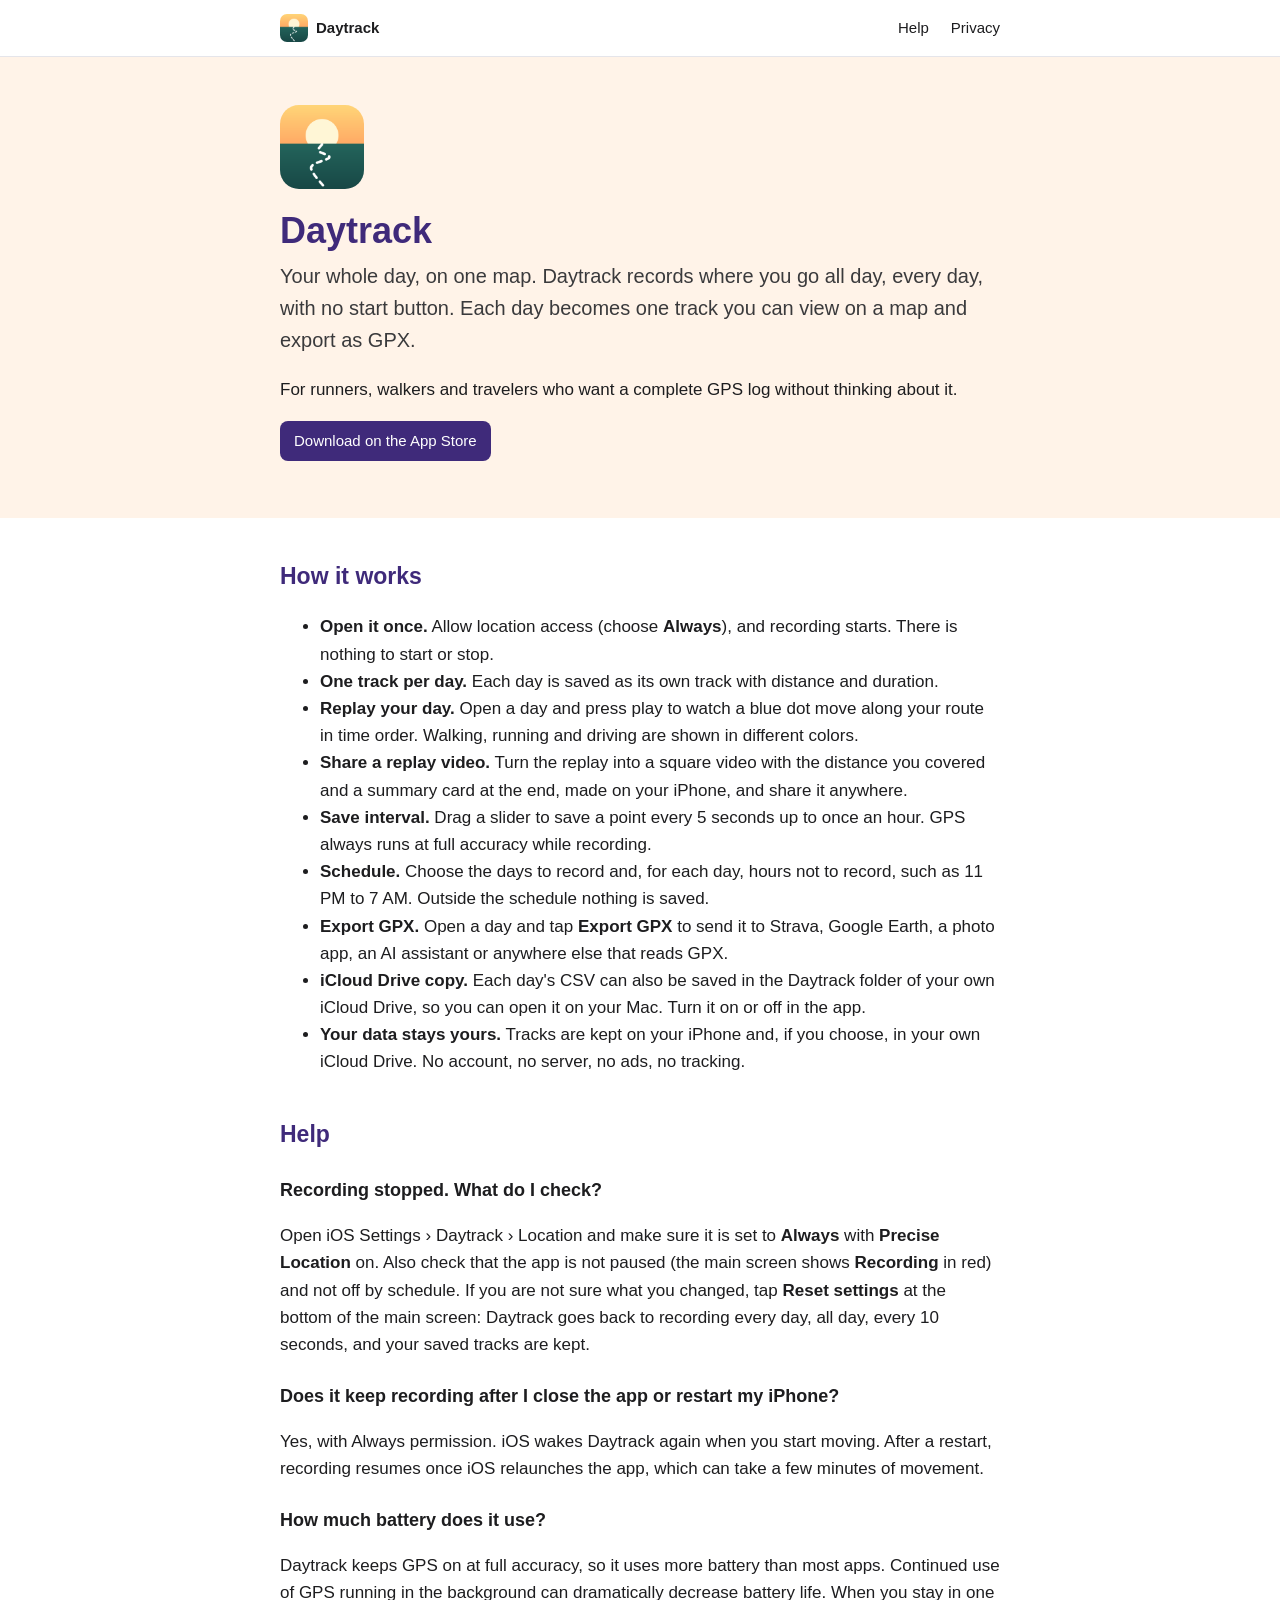
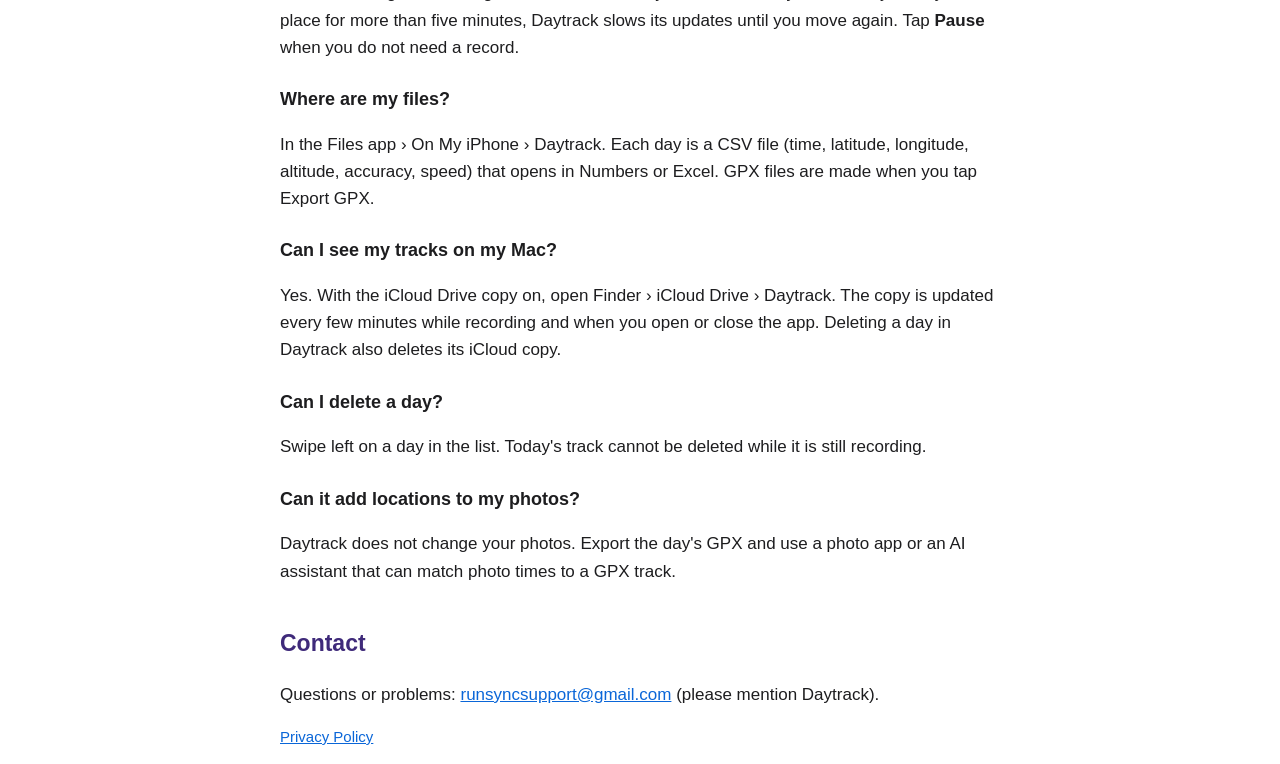
<file: index.html>
<!doctype html><html lang="en"><head><meta charset="utf-8"><meta name="viewport" content="width=device-width,initial-scale=1">
<title>Daytrack: All-Day GPS Log</title><meta name="description" content="Daytrack records where you go all day, every day, and exports each day as a GPX file.">
<link rel="icon" href="img/icon-168.png"><link rel="stylesheet" href="style.css?v=20261124a"></head><body>
<nav><div class="wrap"><a class="brand" href="./"><img src="img/icon-168.png" alt="">Daytrack</a><a href="./#help">Help</a><a href="privacy.html">Privacy</a></div></nav>
<div class="hero"><div class="wrap">
<img class="icon" src="icon.png" alt="Daytrack icon">
<h1>Daytrack</h1>
<p class="lead">Your whole day, on one map. Daytrack records where you go all day, every day, with no start button. Each day becomes one track you can view on a map and export as GPX.</p>
<p>For runners, walkers and travelers who want a complete GPS log without thinking about it.</p>
<p><a class="status" href="https://apps.apple.com/us/app/daytrack-all-day-gps-log/id6838877956" target="_blank" rel="noopener" style="text-decoration:none">Download on the App Store</a></p>
</div></div>
<main class="wrap">
<h2>How it works</h2>
<ul>
<li><b>Open it once.</b> Allow location access (choose <b>Always</b>), and recording starts. There is nothing to start or stop.</li>
<li><b>One track per day.</b> Each day is saved as its own track with distance and duration.</li>
<li><b>Replay your day.</b> Open a day and press play to watch a blue dot move along your route in time order. Walking, running and driving are shown in different colors.</li>
<li><b>Share a replay video.</b> Turn the replay into a square video with the distance you covered and a summary card at the end, made on your iPhone, and share it anywhere.</li>
<li><b>Save interval.</b> Drag a slider to save a point every 5 seconds up to once an hour. GPS always runs at full accuracy while recording.</li>
<li><b>Schedule.</b> Choose the days to record and, for each day, hours not to record, such as 11 PM to 7 AM. Outside the schedule nothing is saved.</li>
<li><b>Export GPX.</b> Open a day and tap <b>Export GPX</b> to send it to Strava, Google Earth, a photo app, an AI assistant or anywhere else that reads GPX.</li>
<li><b>iCloud Drive copy.</b> Each day's CSV can also be saved in the Daytrack folder of your own iCloud Drive, so you can open it on your Mac. Turn it on or off in the app.</li>
<li><b>Your data stays yours.</b> Tracks are kept on your iPhone and, if you choose, in your own iCloud Drive. No account, no server, no ads, no tracking.</li>
</ul>

<h2 id="help">Help</h2>
<h3>Recording stopped. What do I check?</h3>
<p>Open iOS Settings › Daytrack › Location and make sure it is set to <b>Always</b> with <b>Precise Location</b> on. Also check that the app is not paused (the main screen shows <b>Recording</b> in red) and not off by schedule. If you are not sure what you changed, tap <b>Reset settings</b> at the bottom of the main screen: Daytrack goes back to recording every day, all day, every 10 seconds, and your saved tracks are kept.</p>
<h3>Does it keep recording after I close the app or restart my iPhone?</h3>
<p>Yes, with Always permission. iOS wakes Daytrack again when you start moving. After a restart, recording resumes once iOS relaunches the app, which can take a few minutes of movement.</p>
<h3>How much battery does it use?</h3>
<p>Daytrack keeps GPS on at full accuracy, so it uses more battery than most apps. Continued use of GPS running in the background can dramatically decrease battery life. When you stay in one place for more than five minutes, Daytrack slows its updates until you move again. Tap <b>Pause</b> when you do not need a record.</p>
<h3>Where are my files?</h3>
<p>In the Files app › On My iPhone › Daytrack. Each day is a CSV file (time, latitude, longitude, altitude, accuracy, speed) that opens in Numbers or Excel. GPX files are made when you tap Export GPX.</p>
<h3>Can I see my tracks on my Mac?</h3>
<p>Yes. With the iCloud Drive copy on, open Finder › iCloud Drive › Daytrack. The copy is updated every few minutes while recording and when you open or close the app. Deleting a day in Daytrack also deletes its iCloud copy.</p>
<h3>Can I delete a day?</h3>
<p>Swipe left on a day in the list. Today's track cannot be deleted while it is still recording.</p>
<h3>Can it add locations to my photos?</h3>
<p>Daytrack does not change your photos. Export the day's GPX and use a photo app or an AI assistant that can match photo times to a GPX track.</p>

<h2>Contact</h2>
<p>Questions or problems: <a href="mailto:runsyncsupport@gmail.com?subject=Daytrack">runsyncsupport@gmail.com</a> (please mention Daytrack).</p>
<p class="muted"><a href="privacy.html">Privacy Policy</a></p>
</main></body></html>
</file>
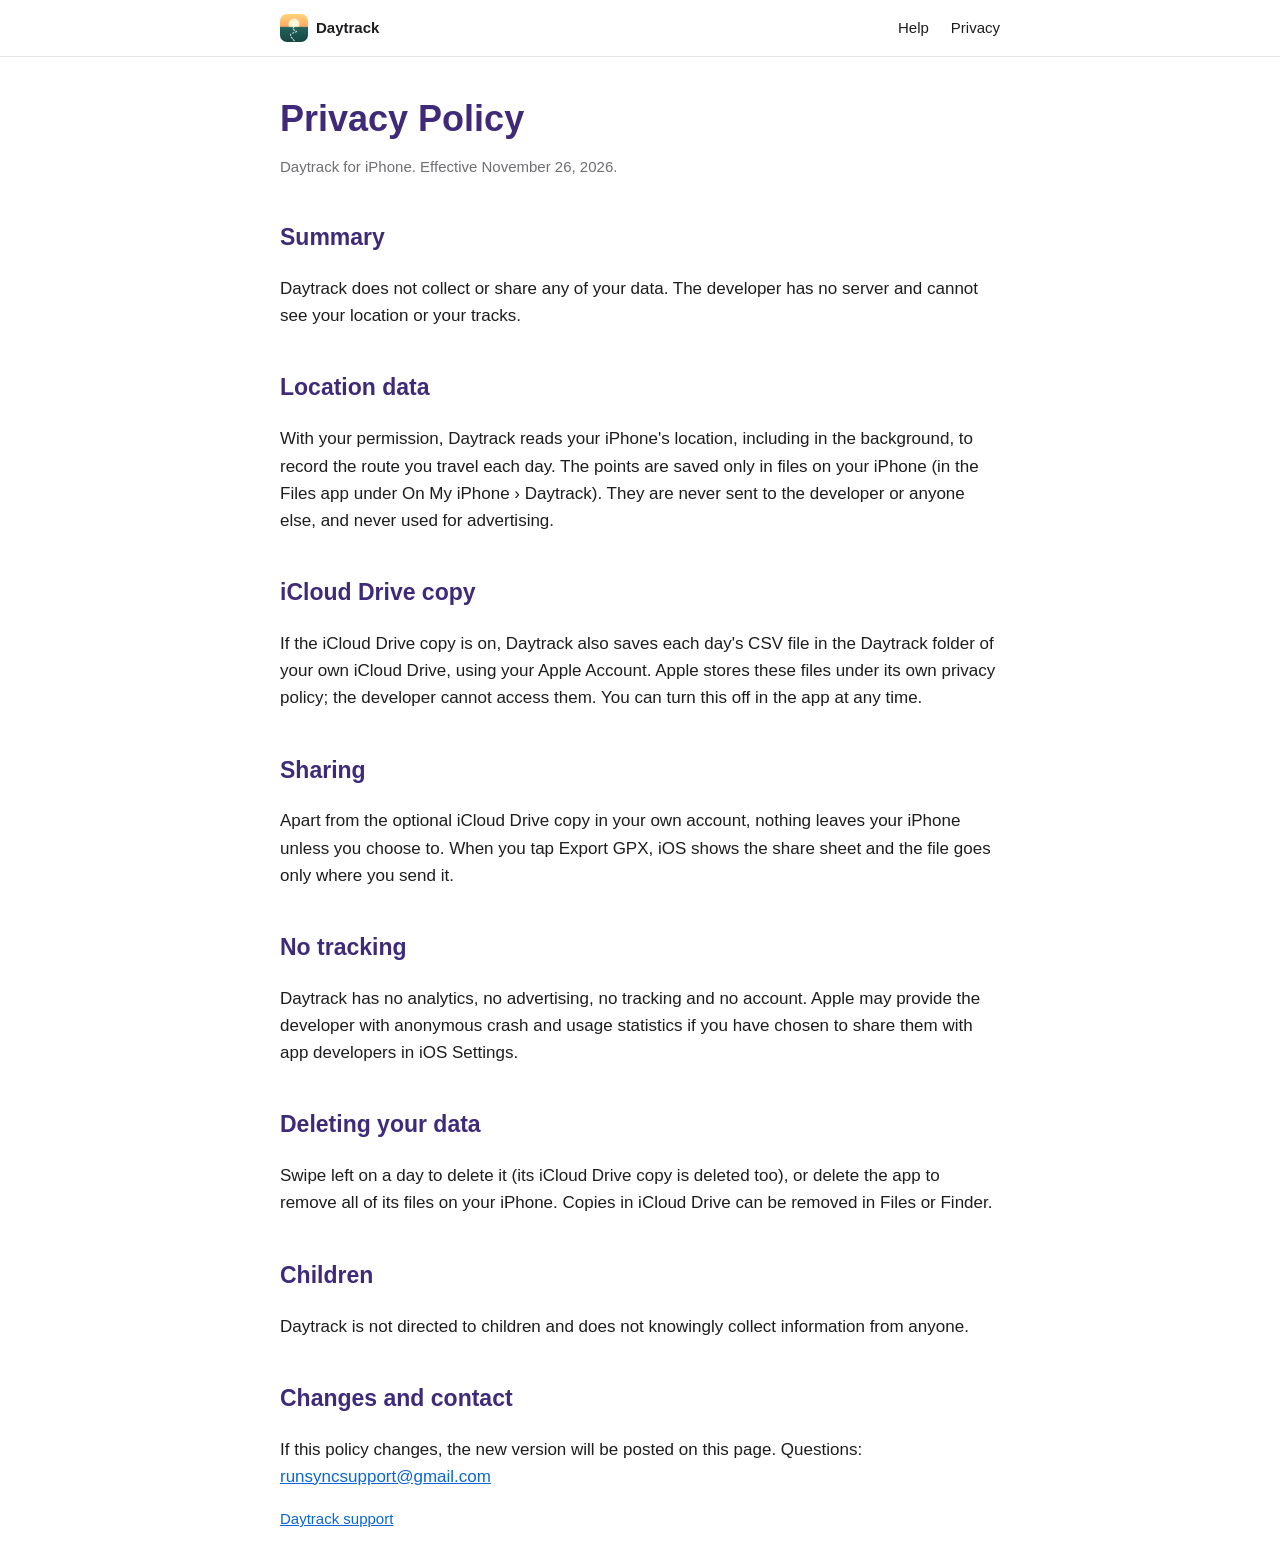
<file: privacy.html>
<!doctype html><html lang="en"><head><meta charset="utf-8"><meta name="viewport" content="width=device-width,initial-scale=1">
<title>Daytrack Privacy Policy</title><link rel="icon" href="img/icon-168.png"><link rel="stylesheet" href="style.css?v=20261124a"></head><body>
<nav><div class="wrap"><a class="brand" href="./"><img src="img/icon-168.png" alt="">Daytrack</a><a href="./#help">Help</a><a href="privacy.html">Privacy</a></div></nav>
<main class="wrap">
<h1>Privacy Policy</h1>
<p class="muted">Daytrack for iPhone. Effective November 26, 2026.</p>
<h2>Summary</h2>
<p>Daytrack does not collect or share any of your data. The developer has no server and cannot see your location or your tracks.</p>
<h2>Location data</h2>
<p>With your permission, Daytrack reads your iPhone's location, including in the background, to record the route you travel each day. The points are saved only in files on your iPhone (in the Files app under On My iPhone › Daytrack). They are never sent to the developer or anyone else, and never used for advertising.</p>
<h2>iCloud Drive copy</h2>
<p>If the iCloud Drive copy is on, Daytrack also saves each day's CSV file in the Daytrack folder of your own iCloud Drive, using your Apple Account. Apple stores these files under its own privacy policy; the developer cannot access them. You can turn this off in the app at any time.</p>
<h2>Sharing</h2>
<p>Apart from the optional iCloud Drive copy in your own account, nothing leaves your iPhone unless you choose to. When you tap Export GPX, iOS shows the share sheet and the file goes only where you send it.</p>
<h2>No tracking</h2>
<p>Daytrack has no analytics, no advertising, no tracking and no account. Apple may provide the developer with anonymous crash and usage statistics if you have chosen to share them with app developers in iOS Settings.</p>
<h2>Deleting your data</h2>
<p>Swipe left on a day to delete it (its iCloud Drive copy is deleted too), or delete the app to remove all of its files on your iPhone. Copies in iCloud Drive can be removed in Files or Finder.</p>
<h2>Children</h2>
<p>Daytrack is not directed to children and does not knowingly collect information from anyone.</p>
<h2>Changes and contact</h2>
<p>If this policy changes, the new version will be posted on this page. Questions: <a href="mailto:runsyncsupport@gmail.com?subject=Daytrack">runsyncsupport@gmail.com</a></p>
<p class="muted"><a href="./">Daytrack support</a></p>
</main></body></html>
</file>
<file: style.css>
:root{--navy:#3f2a7a;--mint:#f28a2e;--mint-bg:#fff3e8;--ink:#1d1d1f;--muted:#6e6e73;--line:#e5e5ea}
*{box-sizing:border-box}
body{font:17px/1.6 -apple-system,BlinkMacSystemFont,"Segoe UI",sans-serif;margin:0;color:var(--ink)}
a{color:#0a66d8}
.wrap{max-width:760px;margin:0 auto;padding:0 20px}
nav{border-bottom:1px solid var(--line)}
nav .wrap{display:flex;align-items:center;gap:22px;height:56px;font-size:15px}
nav a{text-decoration:none;color:var(--ink)}
nav .brand{display:flex;align-items:center;gap:8px;font-weight:700;margin-right:auto}
nav .brand img{width:28px;height:28px;border-radius:7px}
h1{font-size:36px;line-height:1.2;margin:40px 0 8px;color:var(--navy)}
h2{margin-top:40px;font-size:23px;color:var(--navy)}
h3{margin:24px 0 4px;font-size:18px}
.lead{font-size:20px;color:#3a3a3c;margin-top:0}
.hero{background:var(--mint-bg);padding:8px 0 40px}
.hero .icon{width:84px;height:84px;border-radius:19px;margin-top:40px}
.hero h1{margin-top:12px}
.status{display:inline-block;background:var(--navy);color:#fff;border-radius:8px;padding:8px 14px;font-size:15px}
.shots{display:grid;grid-template-columns:repeat(3,1fr);gap:14px;margin-top:28px}
.shots img{width:100%;border-radius:14px;box-shadow:0 2px 12px rgba(20,33,61,.12)}
.guides{list-style:none;padding:0;margin:0;border-top:1px solid var(--line)}
.guides li{border-bottom:1px solid var(--line)}
.guides a{display:flex;gap:16px;padding:14px 0;text-decoration:none;color:var(--ink)}
.guides .n{color:var(--mint);font-weight:700;min-width:28px}
.guides b{display:block;color:var(--navy)}
.guides span.d{color:var(--muted);font-size:15px}
ol.steps li{margin-bottom:8px}
code,kbd{font:14px ui-monospace,Menlo,monospace;background:#f2f2f7;border-radius:5px;padding:1px 5px}
pre{background:#f2f2f7;border-radius:10px;padding:14px;overflow-x:auto;font:14px/1.5 ui-monospace,Menlo,monospace;white-space:pre-wrap}
figure{margin:20px 0}figure img{width:100%;border:1px solid var(--line);border-radius:10px}
figcaption{color:var(--muted);font-size:14px;margin-top:6px}
.note{border-left:3px solid var(--mint);padding:4px 14px;background:#f7fdfb;margin:18px 0}
.next{margin-top:40px;padding-top:16px;border-top:1px solid var(--line)}
footer{margin-top:56px;border-top:1px solid var(--line);padding:20px 0 40px;color:var(--muted);font-size:15px}
footer a{color:var(--muted)}
@media(max-width:600px){h1{font-size:30px}nav .wrap{gap:14px}.shots{gap:8px}}
.muted{color:var(--muted);font-size:15px}
table{border-collapse:collapse;width:100%;font-size:15px}td{border-bottom:1px solid var(--line);padding:7px 8px;vertical-align:top}
</file>
